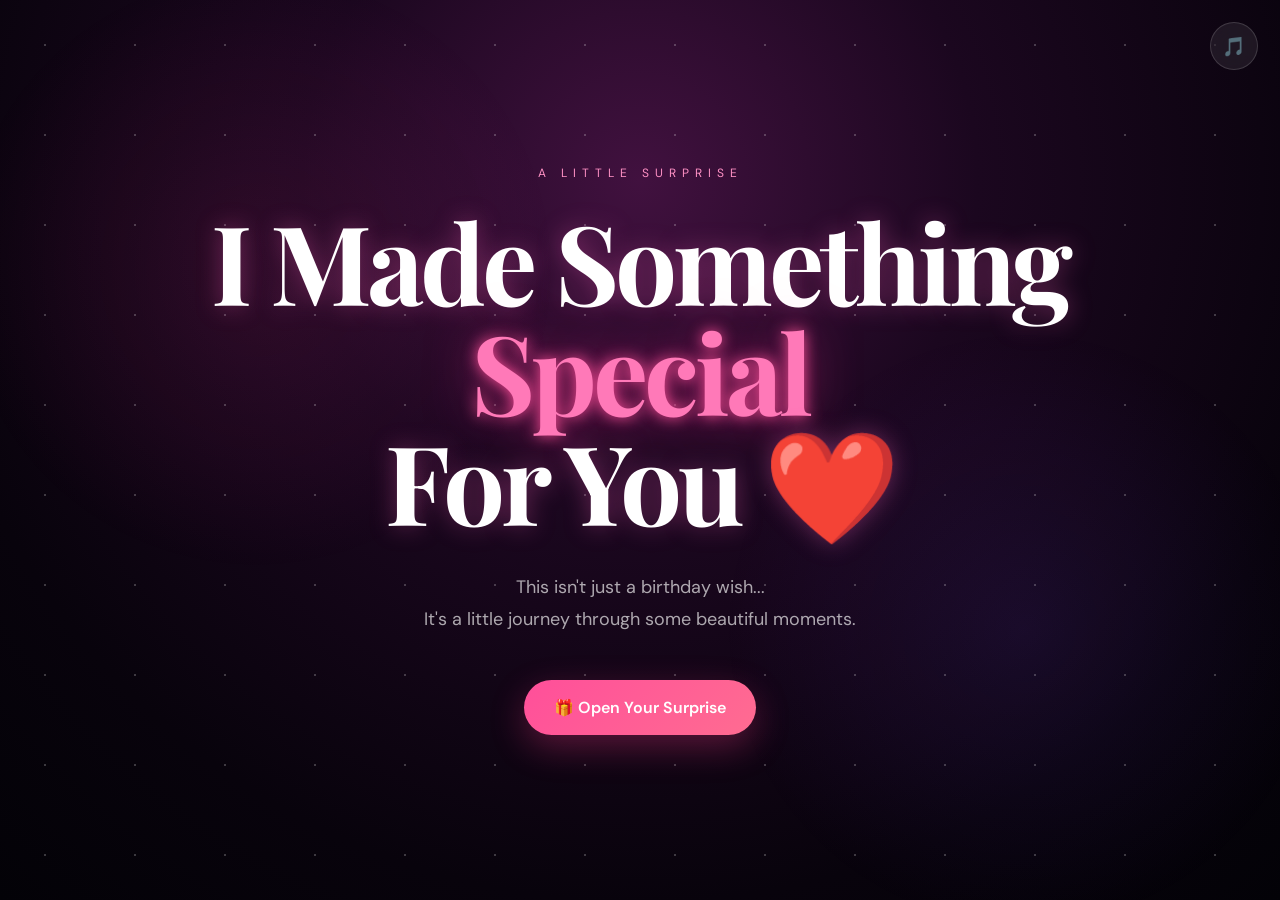
<file: index.html>
<!DOCTYPE html>
<html lang="en">

<head>

    <meta charset="UTF-8">

    <meta name="viewport"
          content="width=device-width, initial-scale=1.0">

    <title>For Someone Special ❤️</title>

    <link rel="preconnect"
          href="https://fonts.googleapis.com">

    <link rel="preconnect"
          href="https://fonts.gstatic.com"
          crossorigin>

    <link href="https://fonts.googleapis.com/css2?family=DM+Sans:wght@400;500;600;700&family=Playfair+Display:wght@400;500;600;700&display=swap"
          rel="stylesheet">

    <link rel="stylesheet"
          href="static/style.css">

</head>


<body>


<!-- ======================================
     BACKGROUND EFFECTS
====================================== -->

<div class="stars"></div>

<div id="hearts"></div>

<div id="balloons"></div>

<div id="confetti"></div>

<canvas id="fireworks"></canvas>


<!-- ======================================
     MUSIC
====================================== -->

<audio id="birthdayMusic" loop preload="auto">

    <source
        src="static/music/birthday.mp3"
        type="audio/mpeg">

</audio>


<!-- ======================================
     MUSIC BUTTON
====================================== -->

<button id="musicButton"
        class="music-button"
        onclick="toggleMusic()">

    🎵

</button>


<!-- ======================================
     INTRO PAGE
====================================== -->

<section id="introPage"
         class="page active">

    <div class="intro-content">

        <div class="eyebrow">
            A LITTLE SURPRISE
        </div>


        <h1 class="cinematic-title">

            I Made Something
            <span>Special</span>
            For You ❤️

        </h1>


        <p class="intro-description">

            This isn't just a birthday wish...

            <br>

            It's a little journey through
            some beautiful moments.

        </p>


        <button class="main-button"
                onclick="startSurprise()">

            <span>🎁</span>

            Open Your Surprise

        </button>

    </div>

</section>



<!-- ======================================
     COUNTDOWN PAGE
====================================== -->

<section id="countdownPage"
         class="page">

    <div class="countdown-content">

        <div class="eyebrow">
            GET READY
        </div>

        <p>
            Your surprise begins in...
        </p>


        <div id="countNumber">
            3
        </div>

    </div>

</section>



<!-- ======================================
     BIRTHDAY REVEAL
====================================== -->

<section id="birthdayPage"
         class="page">

    <div class="birthday-content">


        <div class="birthday-eyebrow">

            ✨ TODAY IS YOUR DAY ✨

        </div>


        <h1 class="birthday-title">

            HAPPY

            <span>
                BIRTHDAY
            </span>

        </h1>


        <!-- CHANGE THIS NAME -->

        <div class="person-name">

            Dear My Favorite Person ❤️

        </div>


        <p class="birthday-description">

            Today isn't just another day.

            <br>

            Today is the day someone
            incredibly special came into this world.

        </p>


        <button class="main-button"
                onclick="showMemories()">

            📸

            See Our Memories

        </button>

    </div>

</section>



<!-- ======================================
     MEMORIES PAGE
====================================== -->

<section id="memoriesPage"
         class="page">

    <div class="section-container">


        <div class="eyebrow">
            LITTLE MOMENTS
        </div>


        <h2>
            Our Memories ❤️
        </h2>


        <p class="section-description">

            Some moments last a second.

            <br>

            Some memories last forever.

        </p>


        <div class="gallery">


            <!-- PHOTO 1 -->

            <div class="photo-card">

                <div class="photo-wrapper">

                    <img
                        src="static/images/photo1.jpg"
                        alt="Memory 1">

                </div>

                <p>
                    🌸 Honestly,you're the only reason this picture looks good ❤️
                </p>

            </div>


            <!-- PHOTO 2 -->

            <div class="photo-card">

                <div class="photo-wrapper">

                    <img
                        src="static/images/photo2.jpg"
                        alt="Memory 2">

                </div>

                <p>
                    ✨ Every  moment is  special when you're in it ✨
                </p>

            </div>


            <!-- PHOTO 3 -->

            <div class="photo-card">

                <div class="photo-wrapper">

                    <img
                        src="static/images/photo3.jpg"
                        alt="Memory 3">

                </div>

                <p>
                    🌿 somehow , you always find a way to turn the ordinary into pure fun 💖
             
                </p>

            </div>


            <!-- PHOTO 4 -->

            <div class="photo-card">

                <div class="photo-wrapper">

                    <img
                        src="static/images/photo4.jpg"
                        alt="Memory 4">

                </div>

                <p>
                    🥰 “That smile deserves its own little universe.” ✨
                </p>

            </div>


            <!-- PHOTO 5 -->

            <div class="photo-card">

                <div class="photo-wrapper">

                    <img
                        src="static/images/photo5.jpg"
                        alt="Memory 5">

                </div>

                <p>
                    💕 the art of doing absolutely nothing , beutifully✨
                </p>

            </div>


        </div>


        <button class="main-button"
                onclick="showLetter()">

            💌

            Read My Message

        </button>


    </div>

</section>



<!-- ======================================
     LETTER PAGE
====================================== -->

<section id="letterPage"
         class="page">

    <div class="letter-container">


        <div class="eyebrow">
            FROM MY HEART
        </div>


        <h2>
            A Little Message 💌
        </h2>


        <div class="letter-paper">

            <div class="letter-decoration">
                ✦
            </div>


            <p id="typewriter"></p>


            <div class="cursor"></div>

        </div>


        <button class="main-button"
                onclick="showGift()">

            🎁

            One More Surprise

        </button>


    </div>

</section>



<!-- ======================================
     GIFT PAGE
====================================== -->

<section id="giftPage"
         class="page">

    <div class="gift-container">


        <div class="eyebrow">
            ONE LAST THING
        </div>


        <h2>
            I Have A Gift For You 🎁
        </h2>


        <p class="gift-instruction">

            Tap the gift box to open it.

        </p>


        <div class="gift-box"
             onclick="openGift()">


            <div class="gift-lid">

                <div class="lid-ribbon"></div>

            </div>


            <div class="gift-body">

                <div class="vertical-ribbon"></div>

                <div class="horizontal-ribbon"></div>

            </div>


            <div class="gift-bow">

                <div class="bow-left"></div>

                <div class="bow-right"></div>

                <div class="bow-center"></div>

            </div>


        </div>


        <p class="tap-text">
            ✨ Tap me ✨
        </p>


    </div>

</section>



<!-- ======================================
     FINAL PAGE
====================================== -->

<section id="finalPage"
         class="page">

    <div class="final-container">


        <div class="final-heart">
            ❤️
        </div>


        <div class="eyebrow">
            THIS IS FOR YOU
        </div>


        <h1 class="final-title">

            You Are

            <span>
                Special
            </span>

        </h1>


        <div class="final-divider">
            ✦ ✦ ✦
        </div>


        <p class="final-message">

            No matter where life takes you,
            never forget how amazing you are.

            <br><br>

            I hope this new year of your life
            brings you happiness,
            success, peace and countless
            beautiful memories.

            <br><br>

            Keep smiling.

            <br>

            Keep shining.

            <br>

            And always keep being you.

            <br><br>

            <strong>
                Happy Birthday ❤️
            </strong>

        </p>


        <div class="firework-symbols">

            ✨ 🎆 ✨

        </div>


    </div>

</section>



<script
    src="static/script.js">
</script>


</body>

</html>
</file>
<file: static/style.css>
* {
    margin: 0;
    padding: 0;
    box-sizing: border-box;
}


html {
    scroll-behavior: smooth;
}


body {

    font-family: "DM Sans", sans-serif;

    min-height: 100vh;

    background:
        radial-gradient(
            circle at 50% 20%,
            #41113f 0%,
            #1b071f 35%,
            #08030c 75%,
            #030207 100%
        );

    color: white;

    overflow-x: hidden;

}


body::before {

    content: "";

    position: fixed;

    inset: 0;

    pointer-events: none;

    background:
        radial-gradient(
            circle at 20% 30%,
            rgba(255, 60, 160, .10),
            transparent 25%
        ),

        radial-gradient(
            circle at 80% 70%,
            rgba(130, 80, 255, .10),
            transparent 25%
        );

    z-index: 0;

}


/* ======================================
   PAGES
====================================== */

.page {

    min-height: 100vh;

    width: 100%;

    display: none;

    justify-content: center;

    align-items: center;

    text-align: center;

    padding:
        40px 20px;

    position: relative;

    z-index: 5;

}


.page.active {

    display: flex;

    animation:
        pageReveal
        1.1s
        cubic-bezier(.2,.8,.2,1);

}


@keyframes pageReveal {

    from {

        opacity: 0;

        transform:
            translateY(30px)
            scale(.98);

        filter:
            blur(8px);

    }

    to {

        opacity: 1;

        transform:
            translateY(0)
            scale(1);

        filter:
            blur(0);

    }

}


/* ======================================
   TEXT
====================================== */

.eyebrow {

    font-size: 12px;

    letter-spacing: 6px;

    text-transform: uppercase;

    color: #ff91c5;

    margin-bottom: 25px;

}


h2 {

    font-family:
        "Playfair Display",
        serif;

    font-size:
        clamp(45px, 7vw, 85px);

    line-height: 1.05;

    margin-bottom: 20px;

}


.section-description {

    color:
        rgba(255,255,255,.65);

    line-height: 1.8;

    margin-bottom: 40px;

}


/* ======================================
   INTRO
====================================== */

.intro-content {

    max-width: 900px;

    position: relative;

    z-index: 10;

}


.cinematic-title {

    font-family:
        "Playfair Display",
        serif;

    font-size:
        clamp(55px, 9vw, 110px);

    line-height: 1;

    letter-spacing: -4px;

    margin-bottom: 35px;

    text-shadow:
        0 0 25px
        rgba(255,100,190,.35);

}


.cinematic-title span {

    display: block;

    color: #ff79b8;

    text-shadow:
        0 0 15px #ff4f9a,
        0 0 50px rgba(255,50,150,.5);

}


.intro-description {

    color:
        rgba(255,255,255,.65);

    font-size: 18px;

    line-height: 1.8;

    margin-bottom: 45px;

}


/* ======================================
   BUTTON
====================================== */

.main-button {

    border: none;

    outline: none;

    padding:
        17px 30px;

    border-radius: 100px;

    color: white;

    background:
        linear-gradient(
            135deg,
            #ff4f9a,
            #ff6c91
        );

    font-family:
        "DM Sans",
        sans-serif;

    font-size: 16px;

    font-weight: 600;

    cursor: pointer;

    box-shadow:
        0 12px 35px
        rgba(255,60,140,.30);

    transition:
        transform .3s ease,
        box-shadow .3s ease;

}


.main-button:hover {

    transform:
        translateY(-5px)
        scale(1.03);

    box-shadow:
        0 18px 50px
        rgba(255,60,140,.50);

}


.main-button:active {

    transform:
        scale(.97);

}


/* ======================================
   MUSIC BUTTON
====================================== */

.music-button {

    position: fixed;

    right: 22px;

    top: 22px;

    width: 48px;

    height: 48px;

    border-radius: 50%;

    border:
        1px solid
        rgba(255,255,255,.15);

    background:
        rgba(255,255,255,.08);

    color: white;

    cursor: pointer;

    backdrop-filter:
        blur(15px);

    z-index: 100;

    font-size: 19px;

}


.music-button.playing {

    animation:
        musicPulse
        1.5s
        infinite;

}


@keyframes musicPulse {

    50% {

        box-shadow:
            0 0 25px
            rgba(255,80,160,.8);

    }

}


/* ======================================
   COUNTDOWN
====================================== */

.countdown-content {

    position: relative;

    z-index: 10;

}


.countdown-content p {

    color:
        rgba(255,255,255,.6);

    letter-spacing: 3px;

    margin-bottom: 20px;

}


#countNumber {

    font-size:
        clamp(150px, 25vw, 300px);

    font-weight: 700;

    line-height: .9;

    color: #ff77b8;

    text-shadow:
        0 0 20px #ff4f9a,
        0 0 60px #ff4f9a,
        0 0 120px rgba(255,50,150,.5);

    animation:
        countdownPulse
        1s
        infinite;

}


@keyframes countdownPulse {

    0% {

        transform:
            scale(.75);

        opacity: .3;

    }

    50% {

        transform:
            scale(1.05);

        opacity: 1;

    }

    100% {

        transform:
            scale(.75);

        opacity: .3;

    }

}


/* ======================================
   BIRTHDAY
====================================== */

.birthday-content {

    max-width: 1000px;

}


.birthday-eyebrow {

    font-size: 13px;

    letter-spacing: 5px;

    color: #ff9ccc;

    margin-bottom: 30px;

}


.birthday-title {

    font-family:
        "Playfair Display",
        serif;

    font-size:
        clamp(65px, 13vw, 155px);

    line-height: .82;

    letter-spacing: -6px;

    margin-bottom: 40px;

    text-shadow:
        0 0 30px
        rgba(255,80,160,.35);

}


.birthday-title span {

    display: block;

    color: #ff6eaf;

    text-shadow:
        0 0 20px #ff4f9a,
        0 0 60px rgba(255,50,150,.5);

}


.person-name {

    font-family:
        "Playfair Display",
        serif;

    font-size: 30px;

    margin-bottom: 25px;

}


.birthday-description {

    color:
        rgba(255,255,255,.65);

    line-height: 1.8;

    margin-bottom: 40px;

}


/* ======================================
   GALLERY
====================================== */

.section-container {

    width: 100%;

    max-width: 1100px;

}


.gallery {

    display: grid;

    grid-template-columns:
        repeat(5, 1fr);

    gap: 18px;

    margin:
        45px auto;

}


.photo-card {

    padding: 10px;

    border:
        1px solid
        rgba(255,255,255,.12);

    background:
        rgba(255,255,255,.055);

    border-radius: 16px;

    backdrop-filter:
        blur(15px);

    transition:
        transform .4s ease,
        box-shadow .4s ease;

}


.photo-card:nth-child(odd) {

    transform:
        rotate(-2deg);

}


.photo-card:nth-child(even) {

    transform:
        rotate(2deg);

}


.photo-card:hover {

    transform:
        rotate(0)
        translateY(-12px)
        scale(1.04);

    box-shadow:
        0 20px 50px
        rgba(255,50,150,.25);

}


.photo-wrapper {

    width: 100%;

    aspect-ratio: 3 / 4;

    overflow: hidden;

    border-radius: 10px;

}


.photo-wrapper img {

    width: 100%;

    height: 100%;

    display: block;

    object-fit: cover;

    transition:
        transform .6s ease;

}


.photo-card:hover img {

    transform:
        scale(1.08);

}


.photo-card p {

    font-family:
        "Playfair Display",
        serif;

    font-size: 14px;

    padding:
        12px 5px 5px;

    color:
        rgba(255,255,255,.85);

}


/* ======================================
   LETTER
====================================== */

.letter-container {

    width: 100%;

    max-width: 850px;

}


.letter-paper {

    min-height: 300px;

    max-width: 750px;

    margin:
        40px auto;

    padding:
        45px;

    border-radius: 22px;

    border:
        1px solid
        rgba(255,255,255,.13);

    background:
        linear-gradient(
            135deg,
            rgba(255,255,255,.09),
            rgba(255,255,255,.035)
        );

    backdrop-filter:
        blur(20px);

    box-shadow:
        0 25px 80px
        rgba(0,0,0,.35);

}


.letter-decoration {

    color: #ff80b9;

    font-size: 30px;

    margin-bottom: 20px;

}


#typewriter {

    font-family:
        "Playfair Display",
        serif;

    font-size: 20px;

    line-height: 2;

    text-align: left;

    color:
        rgba(255,235,245,.9);

}


.cursor {

    display: inline-block;

    width: 2px;

    height: 20px;

    background:
        #ff80b9;

    animation:
        blink
        .7s
        infinite;

}


@keyframes blink {

    50% {

        opacity: 0;

    }

}


/* ======================================
   GIFT
====================================== */

.gift-container {

    width: 100%;

}


.gift-instruction {

    color:
        rgba(255,255,255,.6);

    margin-bottom: 10px;

}


.gift-box {

    width: 190px;

    height: 190px;

    position: relative;

    margin:
        60px auto 20px;

    cursor: pointer;

    animation:
        giftFloat
        2.2s
        ease-in-out
        infinite;

}


@keyframes giftFloat {

    0%,
    100% {

        transform:
            translateY(0);

    }

    50% {

        transform:
            translateY(-15px);

    }

}


.gift-body {

    position: absolute;

    width: 160px;

    height: 115px;

    left: 15px;

    bottom: 0;

    border-radius: 5px;

    background:
        linear-gradient(
            135deg,
            #ff477e,
            #bd174b
        );

    box-shadow:
        0 25px 60px
        rgba(255,40,100,.35);

}


.gift-lid {

    position: absolute;

    width: 190px;

    height: 45px;

    left: 0;

    top: 30px;

    border-radius: 6px;

    z-index: 5;

    background:
        linear-gradient(
            135deg,
            #ff6b9c,
            #df1c5c
        );

    transition:
        transform .8s
        cubic-bezier(.2,.8,.2,1);

}


.gift-box.opened .gift-lid {

    transform:
        translateY(-85px)
        rotate(-8deg);

}


.vertical-ribbon {

    position: absolute;

    width: 28px;

    height: 100%;

    left: 66px;

    background:
        #ffd166;

}


.horizontal-ribbon {

    position: absolute;

    width: 100%;

    height: 23px;

    top: 42px;

    background:
        #ffd166;

}


.lid-ribbon {

    position: absolute;

    width: 28px;

    height: 100%;

    left: 81px;

    background:
        #ffd166;

}


.gift-bow {

    position: absolute;

    width: 100px;

    height: 55px;

    top: -10px;

    left: 45px;

    z-index: 8;

    transition:
        transform .8s;

}


.bow-left,
.bow-right {

    position: absolute;

    width: 48px;

    height: 35px;

    top: 5px;

    background:
        #ffd166;

    border-radius:
        50% 50% 10% 50%;

}


.bow-left {

    left: 0;

    transform:
        rotate(25deg);

}


.bow-right {

    right: 0;

    transform:
        rotate(-25deg);

}


.bow-center {

    position: absolute;

    width: 22px;

    height: 22px;

    background:
        #ffb703;

    border-radius: 50%;

    left: 39px;

    top: 15px;

}


.gift-box.opened .gift-bow {

    transform:
        translateY(-85px)
        rotate(-8deg);

}


.tap-text {

    color:
        #ff8abb;

    font-size: 14px;

    animation:
        tapPulse
        1.5s
        infinite;

}


@keyframes tapPulse {

    50% {

        opacity: .4;

    }

}


/* ======================================
   FINAL
====================================== */

.final-container {

    max-width: 800px;

}


.final-heart {

    font-size: 100px;

    margin-bottom: 20px;

    animation:
        heartBeat
        1.3s
        infinite;

}


@keyframes heartBeat {

    0%,
    100% {

        transform:
            scale(1);

    }

    50% {

        transform:
            scale(1.18);

    }

}


.final-title {

    font-family:
        "Playfair Display",
        serif;

    font-size:
        clamp(65px, 10vw, 120px);

    line-height: 1;

    margin:
        15px 0 30px;

}


.final-title span {

    display: block;

    color:
        #ff72b4;

    text-shadow:
        0 0 30px
        rgba(255,60,150,.6);

}


.final-divider {

    color:
        #ff83ba;

    letter-spacing: 15px;

    margin-bottom: 30px;

}


.final-message {

    max-width: 620px;

    margin: auto;

    color:
        rgba(255,255,255,.7);

    font-size: 18px;

    line-height: 1.9;

}


.final-message strong {

    color: #ff86bb;

    font-family:
        "Playfair Display",
        serif;

    font-size: 25px;

}


.firework-symbols {

    font-size: 45px;

    margin-top: 35px;

}


/* ======================================
   FLOATING HEARTS
====================================== */

.heart {

    position: fixed;

    bottom: -50px;

    pointer-events: none;

    z-index: 2;

    animation:
        heartRise
        linear
        forwards;

}


@keyframes heartRise {

    0% {

        transform:
            translateY(0)
            rotate(0deg);

        opacity: 0;

    }

    15% {

        opacity: .9;

    }

    100% {

        transform:
            translateY(-115vh)
            rotate(360deg);

        opacity: 0;

    }

}


/* ======================================
   BALLOONS
====================================== */

.balloon {

    position: fixed;

    bottom: -120px;

    width: 48px;

    height: 62px;

    border-radius:
        50% 50% 48% 48%;

    pointer-events: none;

    z-index: 1;

    animation:
        balloonRise
        linear
        forwards;

}


.balloon::after {

    content: "";

    position: absolute;

    width: 1px;

    height: 90px;

    left: 50%;

    top: 60px;

    background:
        rgba(255,255,255,.4);

}


@keyframes balloonRise {

    from {

        transform:
            translateY(0)
            rotate(-5deg);

    }

    to {

        transform:
            translateY(-120vh)
            rotate(8deg);

    }

}


/* ======================================
   STARS
====================================== */

.stars {

    position: fixed;

    inset: 0;

    pointer-events: none;

    z-index: 0;

    opacity: .22;

    background-image:
        radial-gradient(
            white 1px,
            transparent 1px
        );

    background-size:
        90px 90px;

    animation:
        starMove
        20s
        linear
        infinite;

}


@keyframes starMove {

    from {

        background-position:
            0 0;

    }

    to {

        background-position:
            90px 90px;

    }

}


/* ======================================
   FIREWORKS
====================================== */

#fireworks {

    position: fixed;

    inset: 0;

    width: 100%;

    height: 100%;

    pointer-events: none;

    z-index: 50;

}


/* ======================================
   CONFETTI
====================================== */

.confetti-piece {

    position: fixed;

    top: -30px;

    width: 8px;

    height: 15px;

    z-index: 60;

    pointer-events: none;

}


/* ======================================
   MOBILE
====================================== */

@media (max-width: 800px) {

    .gallery {

        grid-template-columns:
            repeat(2, 1fr);

        gap: 12px;

    }


    .cinematic-title {

        letter-spacing:
            -2px;

    }


    .birthday-title {

        letter-spacing:
            -3px;

    }

}


@media (max-width: 500px) {

    .page {

        padding:
            30px 15px;

    }


    .eyebrow {

        letter-spacing: 4px;

    }


    .cinematic-title {

        font-size: 52px;

    }


    .birthday-title {

        font-size: 65px;

    }


    .person-name {

        font-size: 24px;

    }


    .gallery {

        grid-template-columns:
            1fr 1fr;

    }


    .photo-card {

        padding: 6px;

    }


    .photo-card p {

        font-size: 12px;

    }


    .letter-paper {

        padding:
            25px 20px;

    }


    #typewriter {

        font-size: 17px;

        line-height: 1.8;

    }


    .main-button {

        padding:
            15px 23px;

        font-size: 14px;

    }


    .music-button {

        right: 15px;

        top: 15px;

    }

}
</file>
